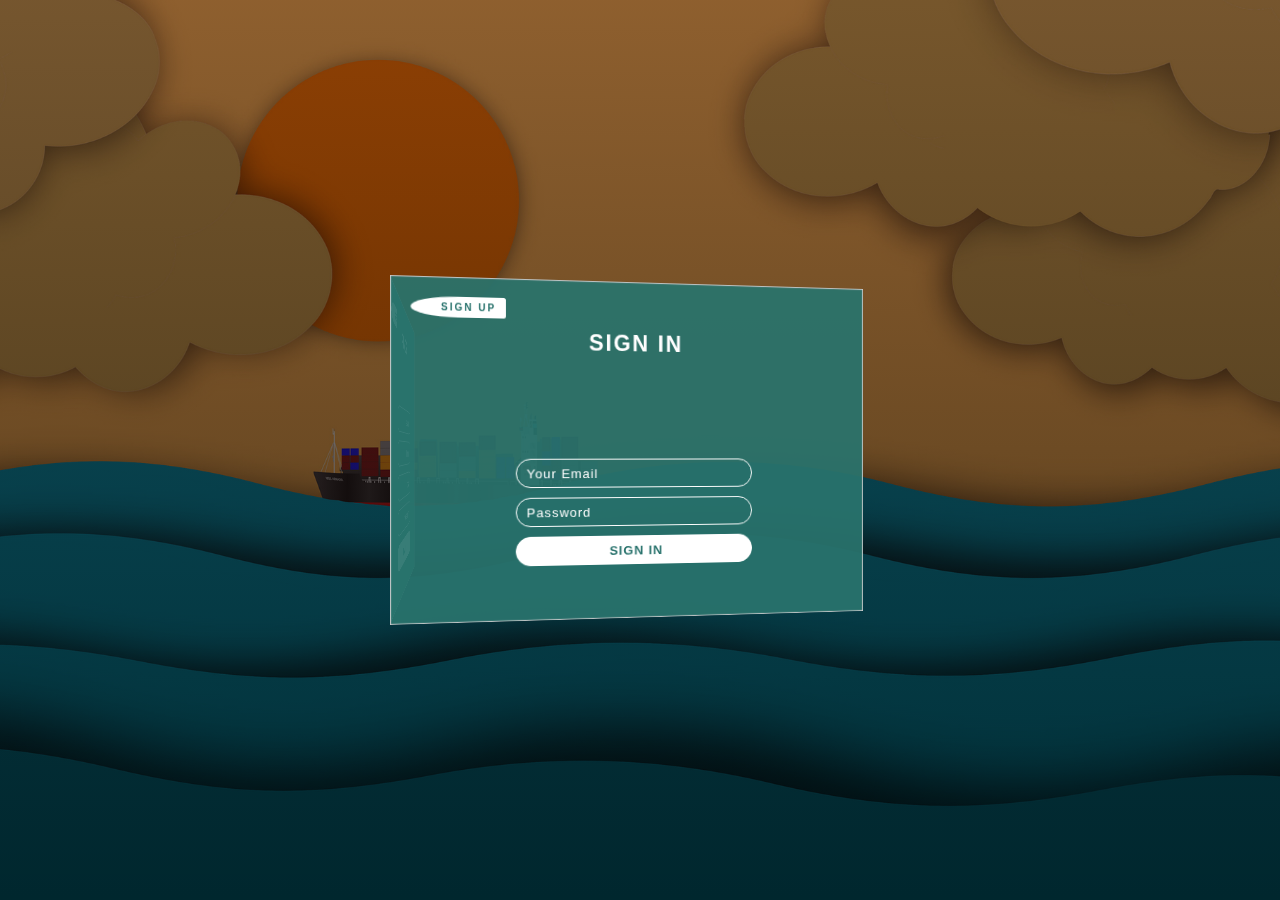
<file: 3D-form/index.html>
<!DOCTYPE html>
<html lang="en">
  <head>
    <meta charset="UTF-8" />
    <meta http-equiv="X-UA-Compatible" content="IE=edge" />
    <meta name="viewport" content="width=device-width, initial-scale=1.0" />
    <title>3D Forms</title>
    <link rel="stylesheet" href="style.css" />
  </head>
  <body>
    <div class="container">
      <div class="forms-wrapper">
        <form class="signin-form">
          <a href="#" class="signup-btn">Sign Up</a>
          <h2>Sign In</h2>
          <div class="inputs-wrapper">
            <input type="text" placeholder="Your Email" />
            <input type="password" placeholder="Password" />
            <input type="submit" value="Sign In" />
          </div>
        </form>
        <form class="signup-form">
          <a href="#" class="signin-btn">Sign In</a>
          <h2>Sign Up</h2>
          <div class="inputs-wrapper">
            <input type="text" placeholder="Your Name" />
            <input type="text" placeholder="Your Email" />
            <input type="password" placeholder="Password" />
            <input type="password" placeholder="Confirm Password" />
            <input type="submit" value="Sign Up" />
          </div>
        </form>
      </div>
    </div>

    <script src="script.js"></script>
  </body>
</html>
</file>
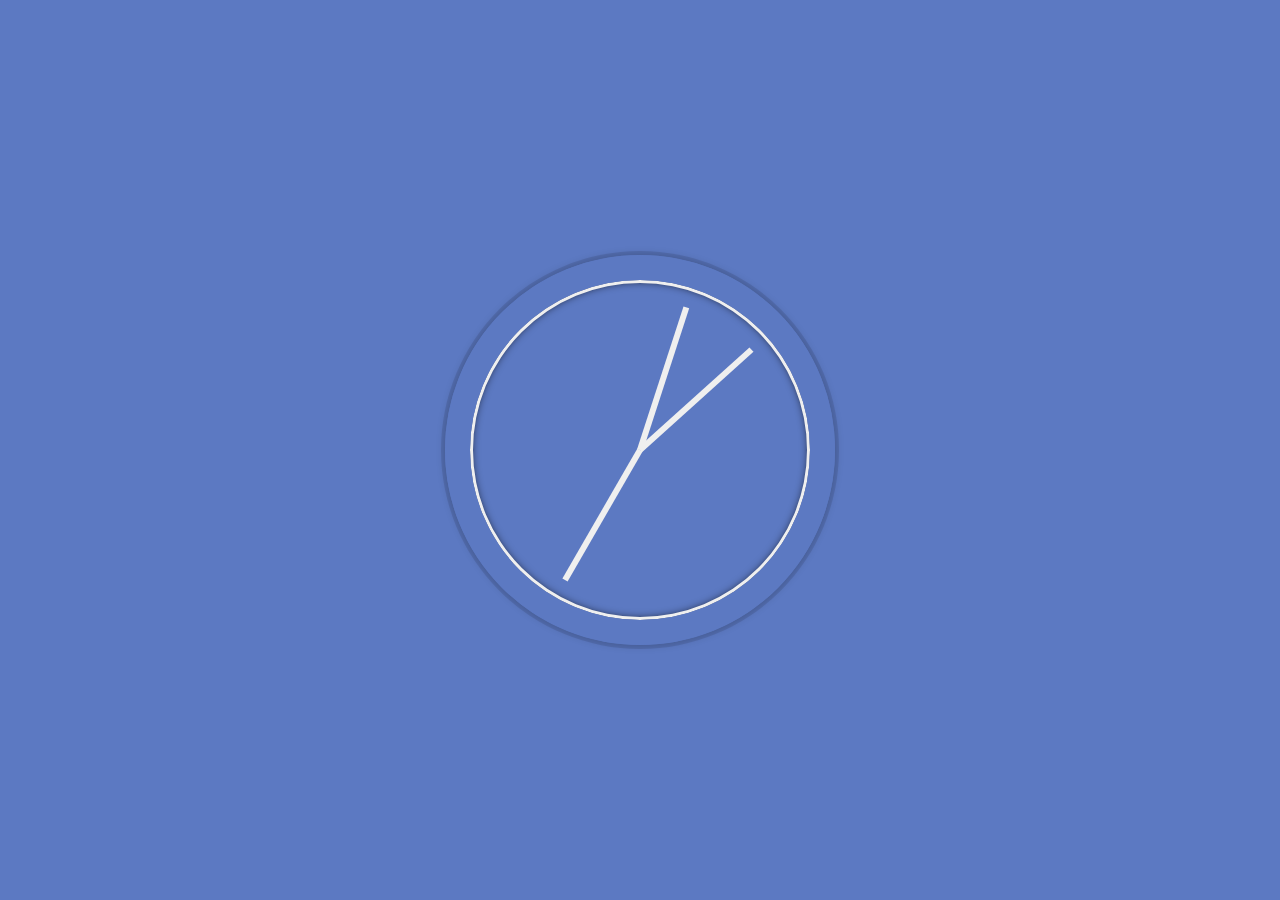
<file: Clock/index.html>
<!DOCTYPE html>
<html lang="en">
<head>
    <meta charset="UTF-8">
    <meta http-equiv="X-UA-Compatible" content="IE=edge">
    <meta name="viewport" content="width=device-width, initial-scale=1.0">
    <title>Clock</title>
    <link rel="stylesheet" href="style.css">
</head>
<body>
    <div class="clock">
        <div class="clock-face">
            <div class="hand hour-hand"></div>
            <div class="hand min-hand"></div>
            <div class="hand second-hand"></div>
        </div>
    </div>
    <script src="script.js"></script>
</body>
</html>
</file>
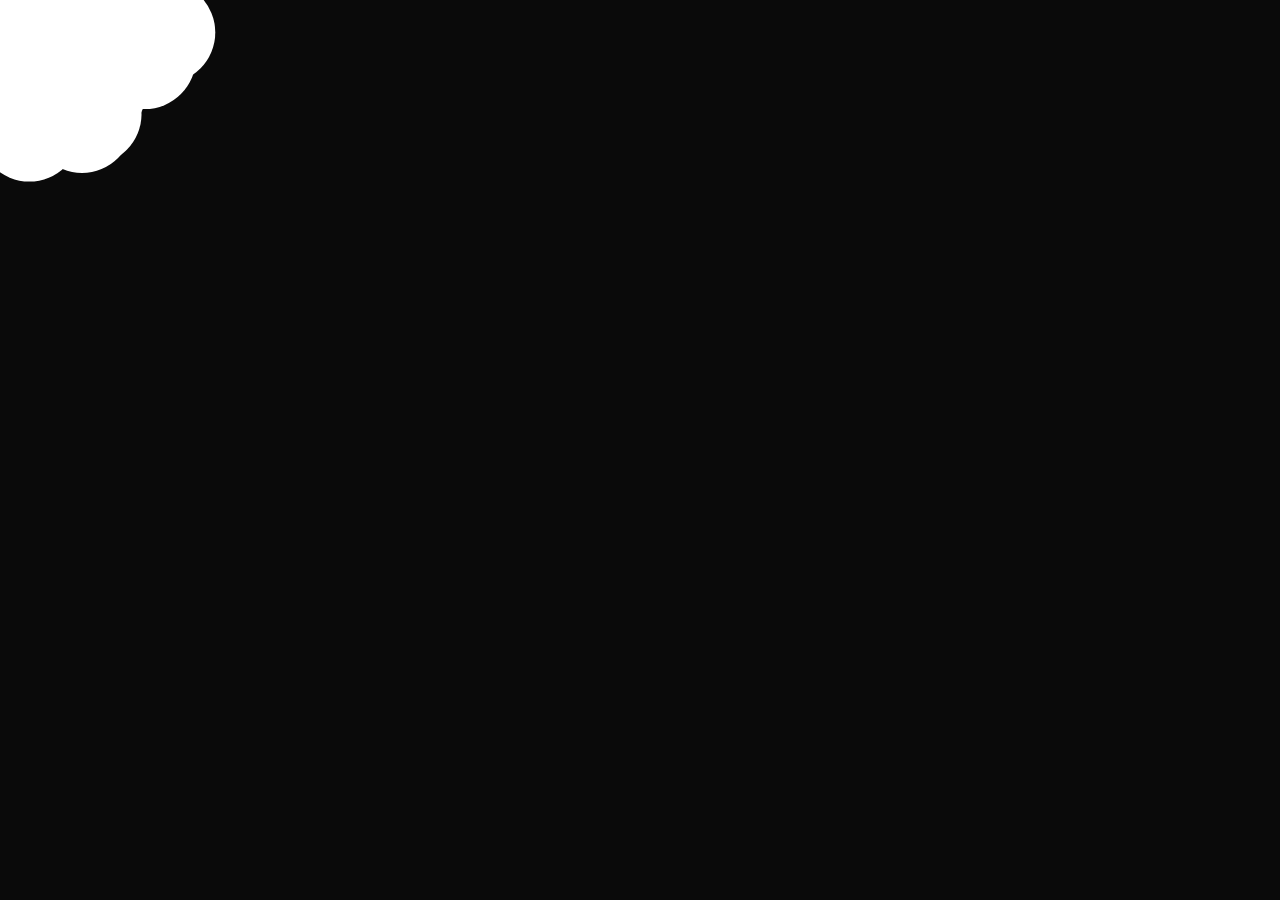
<file: Cloud background/index.html>
<!DOCTYPE html>
<html lang="en">
<head>
    <meta charset="UTF-8">
    <meta http-equiv="X-UA-Compatible" content="IE=edge">
    <meta name="viewport" content="width=device-width, initial-scale=1.0">
    <title>Cloud Background</title>
    <link rel="stylesheet" href="style.css">
</head>
<body>
    <div class="back">
        <canvas id="clouds"></canvas>
    </div>
    <script src="script.js"></script>
</body>
</html>
</file>
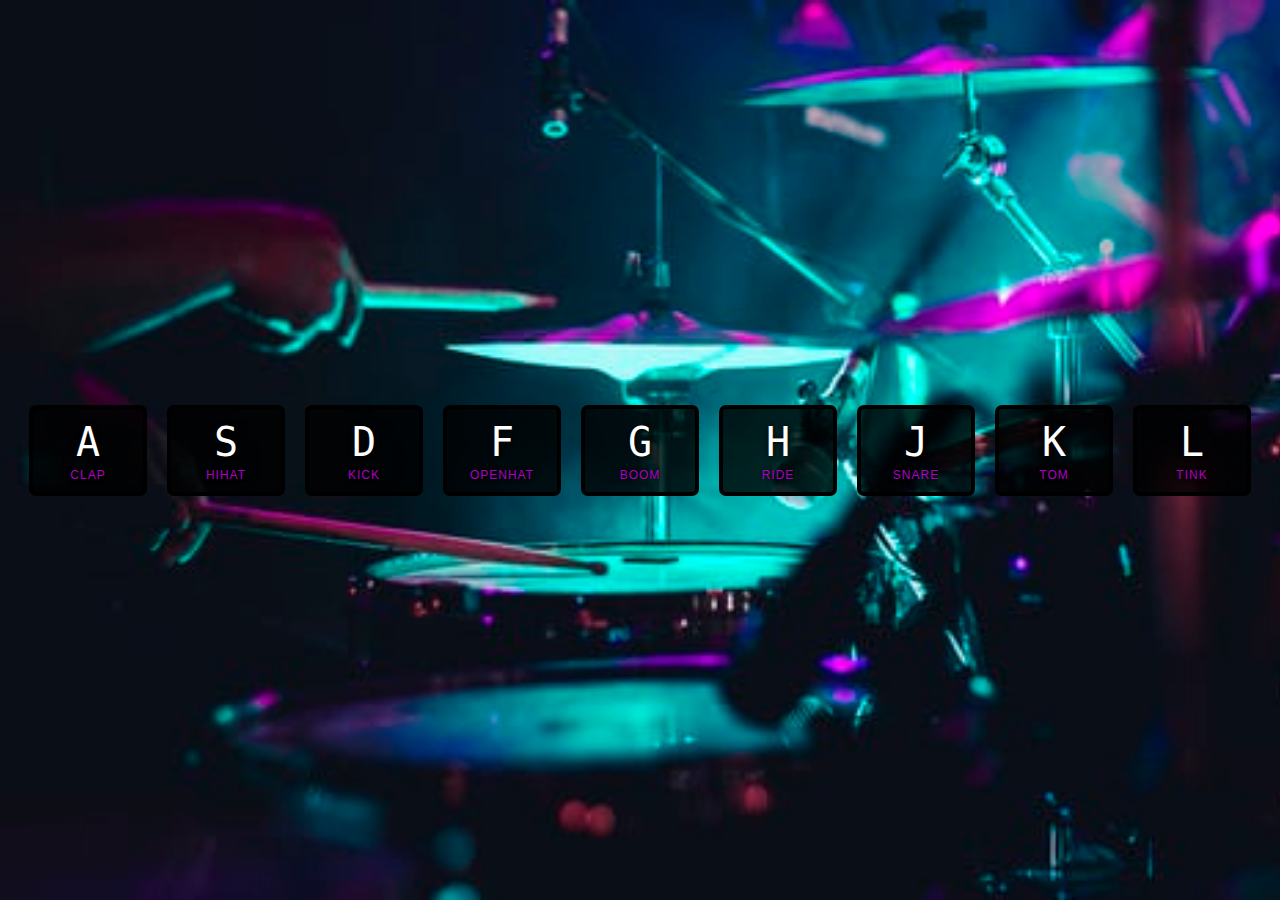
<file: Drum Kit/index.html>
<!DOCTYPE html>
<html lang="en">
<head>
    <meta charset="UTF-8">
    <meta http-equiv="X-UA-Compatible" content="IE=edge">
    <meta name="viewport" content="width=device-width, initial-scale=1.0">
    <title>Drum Kit</title>
    <link rel="stylesheet" href="style.css">
    <link rel="shortcut icon" href="#">
</head>
<body>
    <div class="keys">
    <div data-key="65" class="key">
        <kbd>A</kbd>
        <span class="sound">clap</span>
    </div>
    <div data-key="83" class="key">
        <kbd>S</kbd>
        <span class="sound">hihat</span>
    </div>
    <div data-key="68" class="key">
        <kbd>D</kbd>
        <span class="sound">kick</span>
    </div>
    <div data-key="70" class="key">
        <kbd>F</kbd>
        <span class="sound">openhat</span>
    </div>
    <div data-key="71" class="key">
        <kbd>G</kbd>
        <span class="sound">boom</span>
    </div>
    <div data-key="72" class="key">
        <kbd>H</kbd>
        <span class="sound">ride</span>
    </div>
    <div data-key="74" class="key">
        <kbd>J</kbd>
        <span class="sound">snare</span>
    </div>
    <div data-key="75" class="key">
        <kbd>K</kbd>
        <span class="sound">tom</span>
    </div>
    <div data-key="76" class="key">
        <kbd>L</kbd>
        <span class="sound">tink</span>
    </div>
</div>

<audio data-key="65" src="sounds/clap.wav"></audio>
<audio data-key="83" src="sounds/hihat.wav"></audio>
<audio data-key="68" src="sounds/kick.wav"></audio>
<audio data-key="70" src="sounds/openhat.wav"></audio>
<audio data-key="71" src="sounds/boom.wav"></audio>
<audio data-key="72" src="sounds/ride.wav"></audio>
<audio data-key="74" src="sounds/snare.wav"></audio>
<audio data-key="75" src="sounds/tom.wav"></audio>
<audio data-key="76" src="sounds/tink.wav"></audio>

<script>
    function playSound(event) {
    const audio = document.querySelector(`audio[data-key="${event.keyCode}"]`);
    const key = document.querySelector(`.key[data-key="${event.keyCode}"]`);
    if (!audio) return; // stop the function from running all together
    audio.currentTime = 0; // rewind to the start
    audio.play();
    key.classList.add("playing");
    }
    function removeTransition(event) {
        if (event.propertyName !== "transform") return; // skip it if it's not a transform
        this.classList.remove("playing");
    }
    const keys = document.querySelectorAll(".key");
    keys.forEach((key) => key.addEventListener("transitionend", removeTransition));
    window.addEventListener('keydown', playSound);
</script>
</body>
</html>
</file>
<file: 3D-form/style.css>
* {
  margin: 0;
  padding: 0;
  box-sizing: border-box;
  text-decoration: none;
  font-family: Arial, sans-serif;
}

html {
  font-size: 62.5%;
}

.container {
  width: 100%;
  height: 100vh;
  background: linear-gradient(rgba(31, 7, 7, 0.5), rgba(0, 0, 0, 0.7)),
    url(images/bg.png) center no-repeat;
  background-size: cover;
  perspective: 100rem;
}

.forms-wrapper {
  transform-style: preserve-3d;
  position: absolute;
  top: calc(50% - 17.5rem);
  left: calc(50% - 25rem);
  transform: rotateY(10deg);
  transition: transform 0.5s, left 0.5s;
}

.forms-wrapper.change {
  transform: rotateY(70deg);
  left: calc(50% + 25rem);
}

.forms-wrapper form {
  width: 50rem;
  height: 35rem;
  background-color: rgba(40, 114, 108, 0.925);
  display: flex;
  flex-direction: column;
  justify-content: space-around;
  align-items: center;
  box-shadow: 0.1rem 0.1rem 0.1rem #ccc inset, -0.1rem -0.1rem 0.1rem #ccc inset;
  position: absolute;
}

.signup-form {
  transform: rotateY(270deg) translateZ(25rem) translateX(-25rem);
}

form a {
  position: absolute;
  top: 2rem;
  background-color: #fff;
  font-weight: 600;
  text-transform: uppercase;
  color: rgba(40, 114, 108);
  letter-spacing: 0.2rem;
}

.signup-btn {
  left: 2rem;
  padding: 0.5rem 1rem 0.5rem 3rem;
  border-radius: 100% 0.5rem 0.5rem 100%;
}

.signin-btn {
  right: 2rem;
  padding: 0.5rem 3rem 0.5rem 1rem;
  border-radius: 0.5rem 100% 100% 0.5rem;
}

form h2 {
  font-size: 2.3rem;
  text-transform: uppercase;
  letter-spacing: 0.2rem;
  color: #fff;
}

.inputs-wrapper {
  display: flex;
  flex-direction: column;
}

.inputs-wrapper input {
  width: 25rem;
  height: 3rem;
  padding: 0.5rem 1rem;
  margin: 0.5rem 0;
  background-color: transparent;
  border: 0.1rem solid #fff;
  border-radius: 5rem;
  color: #fff;
  letter-spacing: 0.1rem;
  outline: none;
}

.inputs-wrapper input::placeholder {
  color: #fff;
  font-weight: 300;
}

.inputs-wrapper input[type="submit"] {
  background-color: #fff;
  color: rgba(40, 114, 108);
  font-weight: 900;
  text-transform: uppercase;
  cursor: pointer;
}
</file>
<file: Clock/style.css>
html {
    background: url('https://images.unsplash.com/photo-1528722828814-77b9b83aafb2?ixid=MnwxMjA3fDB8MHxzZWFyY2h8Nnx8c2t5JTIwc3RhcnxlbnwwfHwwfHw%3D&ixlib=rb-1.2.1&auto=format&fit=crop&w=500&q=60');
    background-size: cover;
    background-color: #5c79c2;
    background-repeat: no-repeat;
    background-position: center;
    font-family: 'helvetica neue';
    text-align: center;
    font-size: 10px;
    }
body {
    margin: 0;
    font-size: 2rem;
    display: flex;
    flex: 1;
    min-height: 100vh;
    align-items: center;
}
.clock {
    width: 30rem;
    height: 30rem;
    border: 25px solid #5c79c2;
    border-radius: 50%;
    margin: 50px auto;
    position: relative;
    padding: 2rem;
    box-shadow:
        0 0 0 4px rgba(0,0,0,0.1),
        inset 0 0 0 3px #EFEFEF,
        inset 0 0 10px black,
        0 0 10px rgba(0,0,0,0.2);
}
.clock-face {
    position: relative;
    width: 100%;
    height: 100%;
    transform: translateY(-3px); /* account for the height of the clock hands */
}
.hand {
    width: 50%;
    height: 6px;
    background: #EFEFEF;
    position: absolute;
    top: 50%;
    transform-origin: 100%;
    transform: rotate(90deg);
    transition: all 0.05s;
    transition-timing-function: cubic-bezier(0.1, 2.1, 0.6, 1);
}
</file>
<file: Cloud background/style.css>
body {
  height: 100vh;
  width: 100vw;
  color: blue;
  margin: 0;
  padding: 0;
}

div {
  position: absolute;
  top: 0;
  left: 0;
  background-size: cover;
  width:100vw;
  height:100vh;
}

.back {
  background-image: url("https://images.unsplash.com/photo-1550951298-5c7b95a66bfc?ixlib=rb-1.2.1&ixid=MnwxMjA3fDB8MHxzZWFyY2h8NDR8fHNlYXxlbnwwfHwwfHw%3D&auto=format&fit=crop&w=500&q=60");
  background-position: center;
}

canvas {
  position: absolute;
  top: 0;
  left: 0;
  mix-blend-mode: multiply;
  height: 100vh;
  width: 100vw;
}
</file>
<file: Drum Kit/style.css>
html {
    font-size: 10px;
    background: url('main.jpg') center;
    background-size: cover;
    background-repeat: no-repeat;
}

body,html {
    margin: 0;
    padding: 0;
    font-family: sans-serif;
}

.keys {
    display: flex;
    flex: 1;
    min-height: 100vh;
    align-items: center;
    justify-content: center;
}

.key {
    border: 0.4rem solid black;
    border-radius: 0.7rem;
    margin: 1rem;
    font-size: 1.5rem;
    padding: 1rem .5rem;
    transition: all 0.2s ease;
    width: 10rem;
    text-align: center;
    color: white;
    background: rgba(0,0,0,0.8);
    text-shadow: 0 0 .5rem black;
}

.playing {
    transform: scale(1.15);
    border-color: #af00c1;
    box-shadow: 0 0 1rem #af00c1;
}

kbd {
    display: block;
    font-size: 4rem;
}

.sound {
    font-size: 1.2rem;
    text-transform: uppercase;
    letter-spacing: 0.1rem;
    color: #af00c1;
}
</file>
